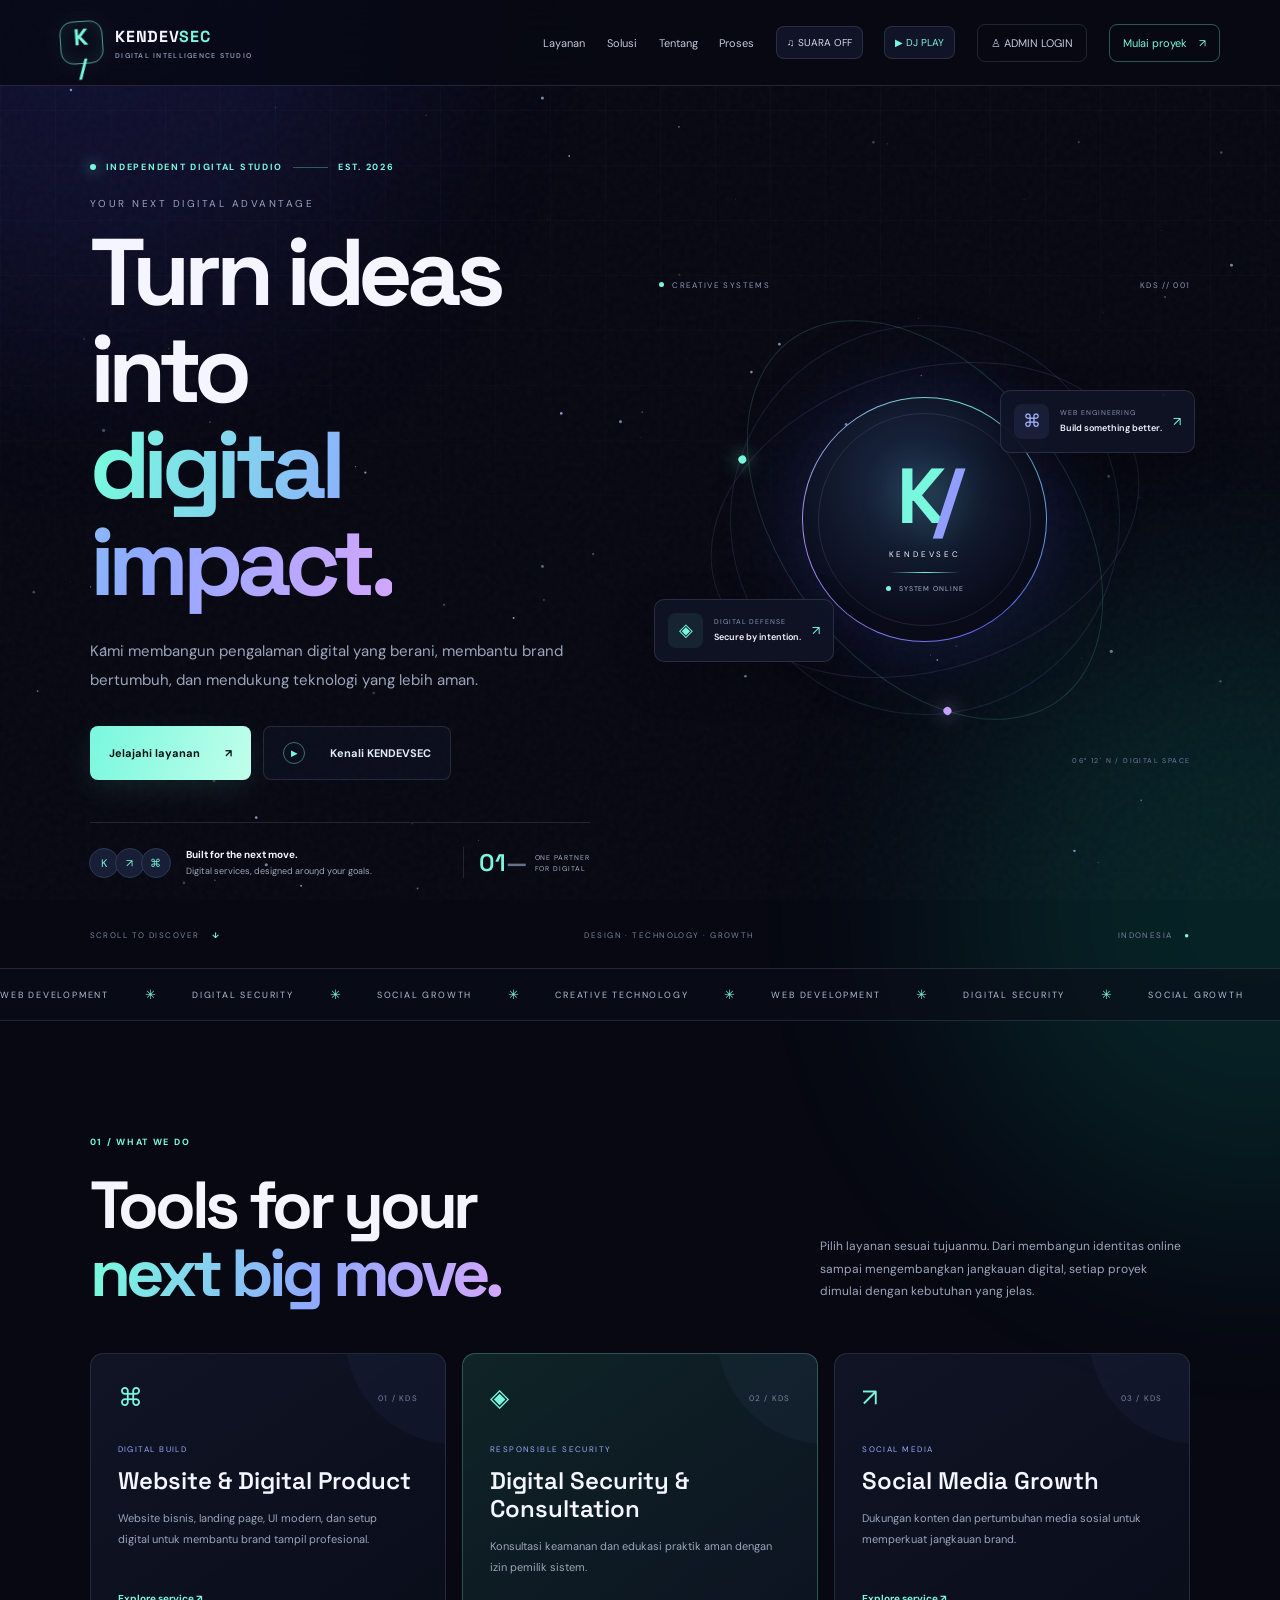
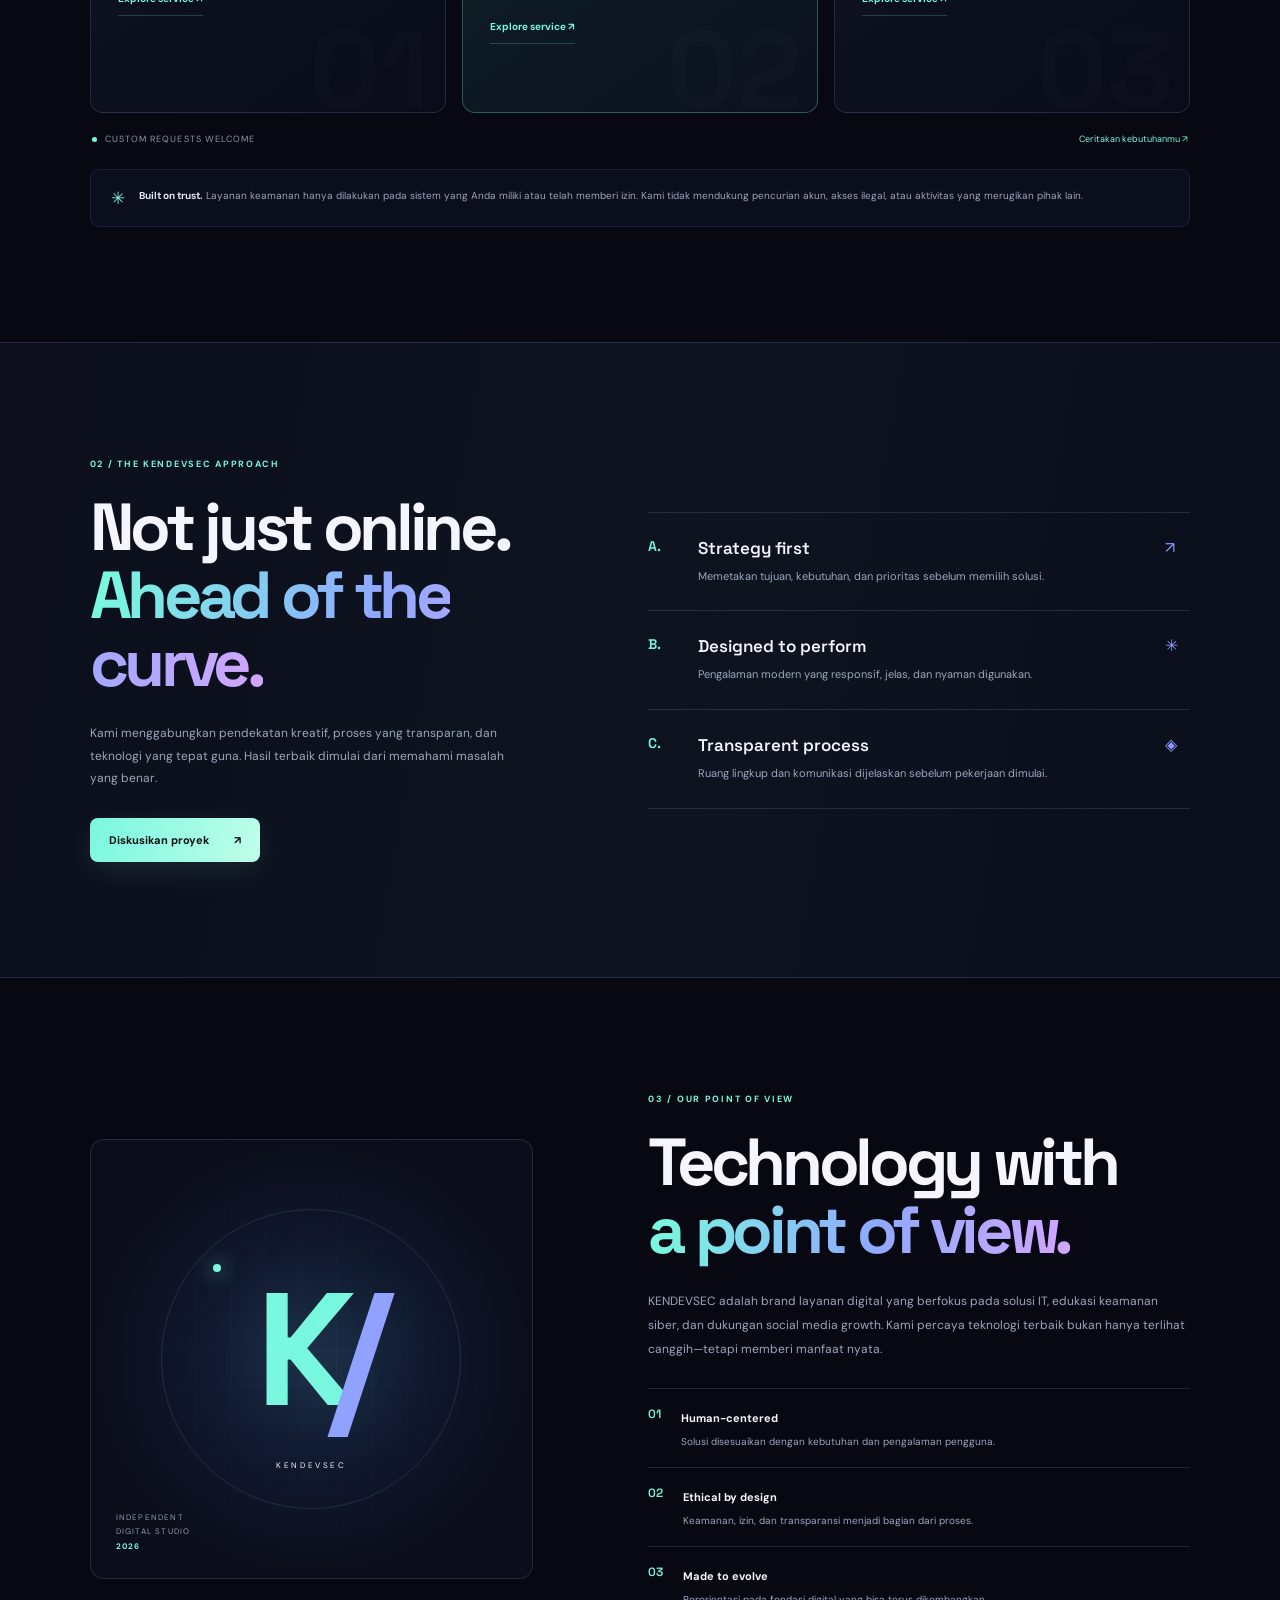
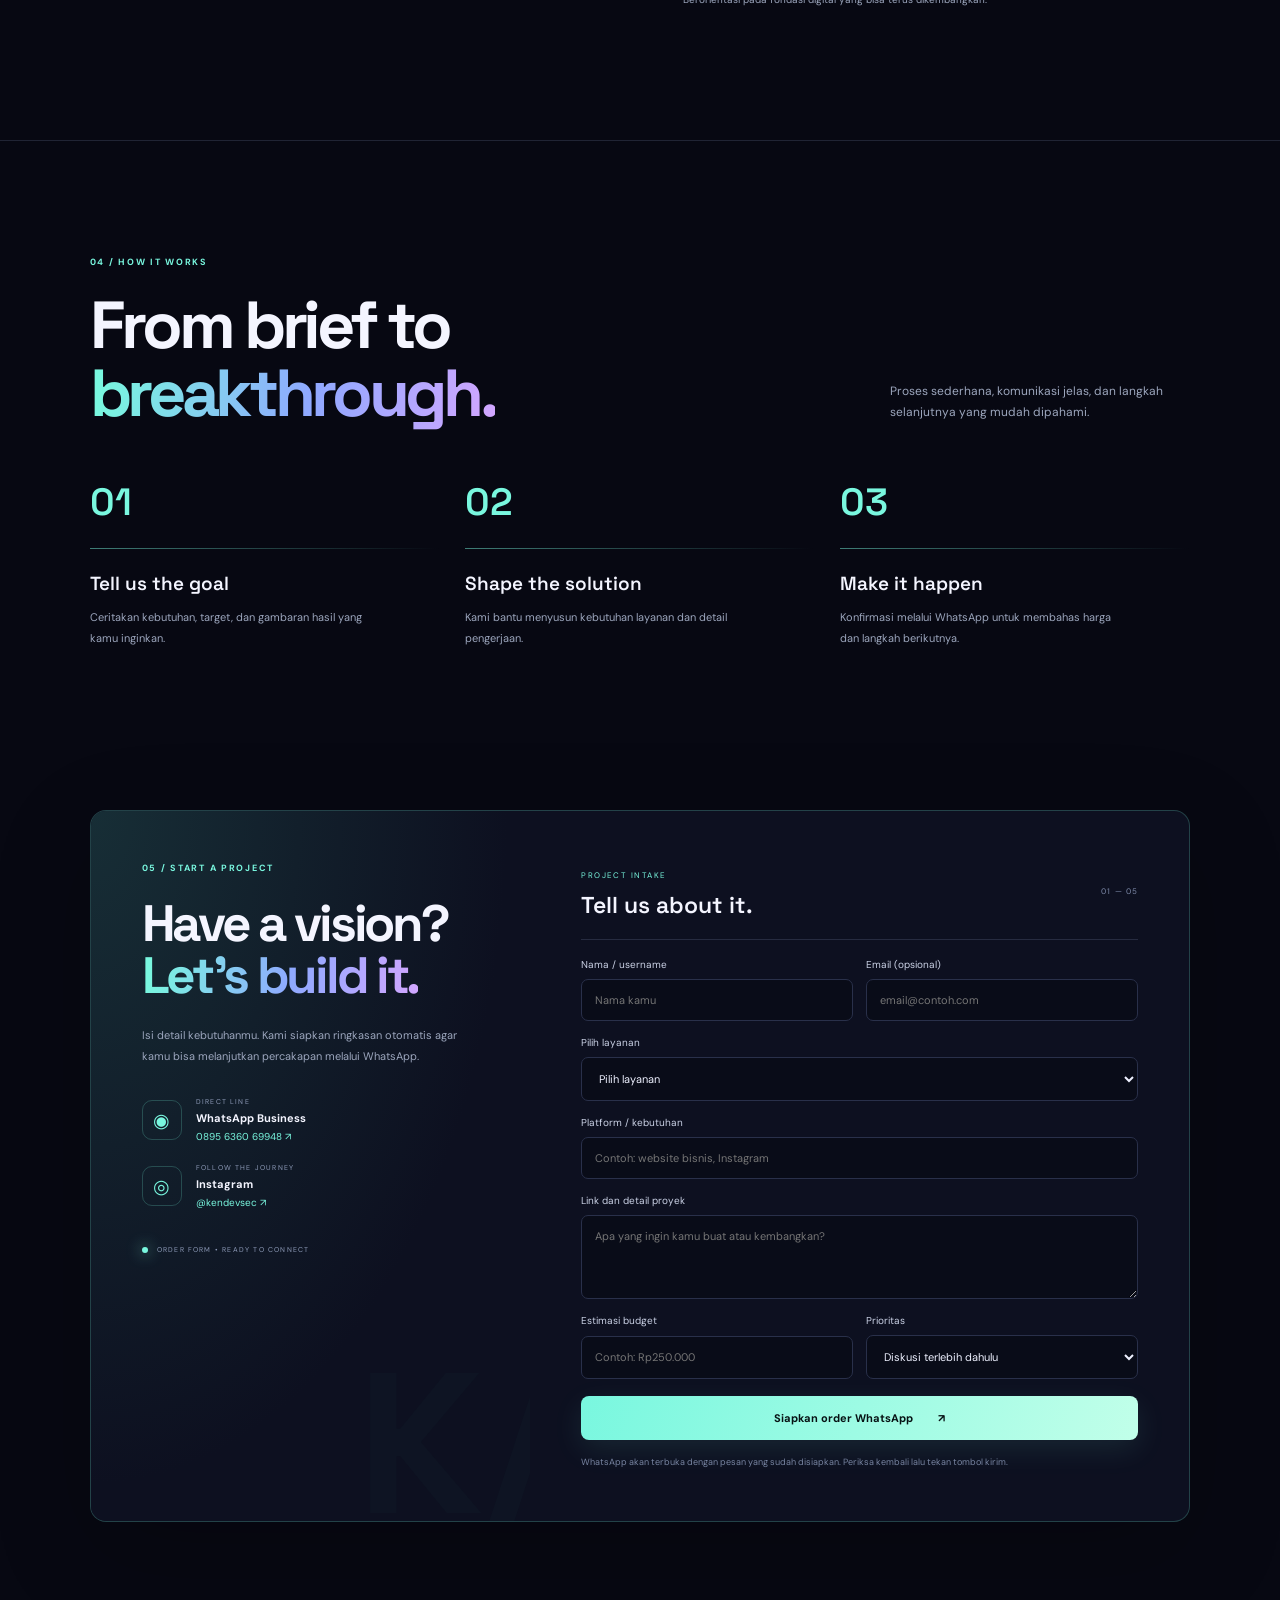
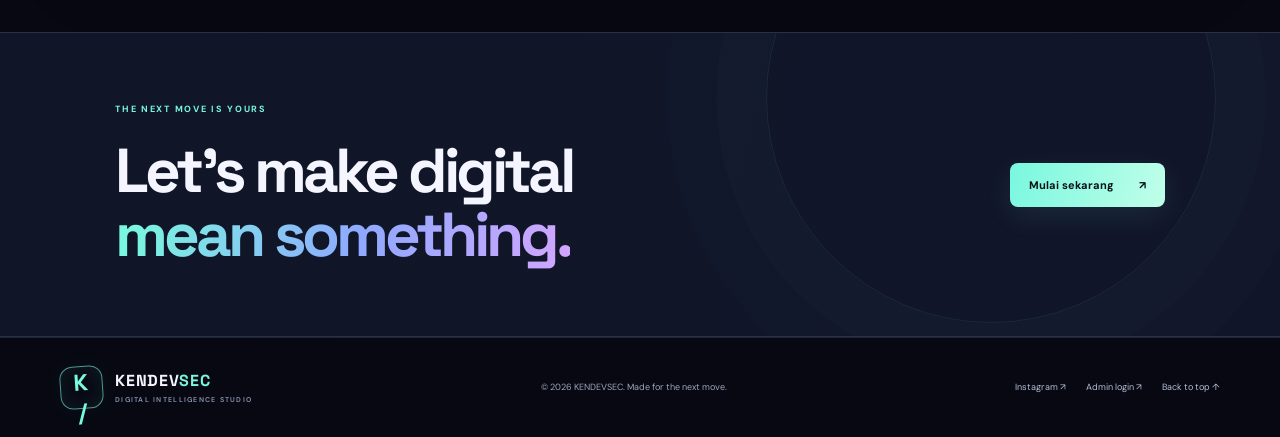
<file: index.html>
<!doctype html>
<html lang="id">
<head>
<meta charset="utf-8"><meta name="viewport" content="width=device-width,initial-scale=1"><meta name="theme-color" content="#070812">
<meta name="description" content="KENDEVSEC — digital studio untuk layanan IT, solusi keamanan digital, website, dan social media growth.">
<title>KENDEVSEC — The Digital Frontier</title>
<link rel="preconnect" href="https://fonts.googleapis.com"><link rel="preconnect" href="https://fonts.gstatic.com" crossorigin>
<link href="https://fonts.googleapis.com/css2?family=DM+Sans:wght@400;500;600;700&family=Space+Grotesk:wght@400;500;600;700&display=swap" rel="stylesheet"><link rel="stylesheet" href="styles.css">
</head>
<body>
<canvas id="starfield" aria-hidden="true"></canvas><div class="aurora aurora-one"></div><div class="aurora aurora-two"></div><div class="grain"></div>
<header class="topbar"><a class="brand" href="#home" aria-label="KENDEVSEC beranda"><span class="brand-mark">K<span>/</span></span><span class="brand-word">KENDEV<span>SEC</span><small>DIGITAL INTELLIGENCE STUDIO</small></span></a>
<button class="menu-toggle" id="menuToggle" aria-label="Buka menu" aria-expanded="false">☰</button><nav id="nav"><a href="#services">Layanan</a><a href="#solutions">Solusi</a><a href="#about">Tentang</a><a href="#process">Proses</a><button class="sound-btn" id="soundToggle" type="button">♫ SUARA OFF</button><button class="sound-btn dj-btn" id="djToggle" type="button">▶ DJ PLAY</button><a class="admin-link" href="admin.html">♙ ADMIN LOGIN</a><a class="nav-cta" href="#order">Mulai proyek <span>↗</span></a></nav></header>
<main>
<section class="hero section" id="home"><div class="hero-copy"><div class="eyebrow"><span class="live-dot"></span> INDEPENDENT DIGITAL STUDIO <span class="eyebrow-line"></span> EST. 2026</div><div class="hero-kicker">YOUR NEXT DIGITAL ADVANTAGE</div><h1>Turn ideas into<br><span class="gradient-text">digital impact.</span></h1><p class="hero-lead">Kami membangun pengalaman digital yang berani, membantu brand bertumbuh, dan mendukung teknologi yang lebih aman.</p><div class="hero-actions"><a class="button primary" href="#services">Jelajahi layanan <span>↗</span></a><a class="button ghost" href="#about"><span class="play-circle">▶</span> Kenali KENDEVSEC</a></div><div class="hero-proof"><div class="proof-icon-stack"><i>K</i><i>↗</i><i>⌘</i></div><p><strong>Built for the next move.</strong><span>Digital services, designed around your goals.</span></p><div class="proof-divider"></div><div class="proof-stat"><strong>01<span>—</span></strong><small>ONE PARTNER<br>FOR DIGITAL</small></div></div></div>
<div class="hero-stage"><div class="stage-label label-left"><span class="label-dot"></span> CREATIVE SYSTEMS</div><div class="stage-label label-right">KDS // 001</div><div class="portal-ring ring-a"></div><div class="portal-ring ring-b"></div><div class="portal-ring ring-c"></div><div class="stage-orb"><div class="orb-inner"><div class="orb-logo">K<span>/</span></div><div class="orb-caption">KENDEVSEC</div><div class="orb-line"></div><div class="orb-status"><i></i> SYSTEM ONLINE</div></div></div><div class="floating-panel panel-a"><span class="mini-icon">⌘</span><div><small>WEB ENGINEERING</small><strong>Build something better.</strong></div><span class="panel-arrow">↗</span></div><div class="floating-panel panel-b"><span class="mini-icon green">◈</span><div><small>DIGITAL DEFENSE</small><strong>Secure by intention.</strong></div><span class="panel-arrow">↗</span></div><div class="stage-coordinate">06° 12' N / DIGITAL SPACE</div></div><div class="hero-bottom"><span>SCROLL TO DISCOVER <b>↓</b></span><span>DESIGN · TECHNOLOGY · GROWTH</span><span>INDONESIA <i>●</i></span></div></section>
<section class="ticker" aria-label="Keahlian"><div class="ticker-track"><span>WEB DEVELOPMENT</span><i>✳</i><span>DIGITAL SECURITY</span><i>✳</i><span>SOCIAL GROWTH</span><i>✳</i><span>CREATIVE TECHNOLOGY</span><i>✳</i><span>WEB DEVELOPMENT</span><i>✳</i><span>DIGITAL SECURITY</span><i>✳</i><span>SOCIAL GROWTH</span><i>✳</i><span>CREATIVE TECHNOLOGY</span><i>✳</i></div></section>
<section class="section services-section" id="services"><div class="section-heading"><div><div class="eyebrow">01 / WHAT WE DO</div><h2>Tools for your<br><span class="gradient-text">next big move.</span></h2></div><p class="section-intro">Pilih layanan sesuai tujuanmu. Dari membangun identitas online sampai mengembangkan jangkauan digital, setiap proyek dimulai dengan kebutuhan yang jelas.</p></div><div class="service-grid" id="serviceGrid"><article class="service-card"><div class="card-top"><span class="service-icon">⌘</span><span class="card-index">01 / IT</span></div><div class="tag">DIGITAL BUILD</div><h3>Website &<br>Digital Product</h3><p>Website bisnis, landing page, UI modern, dan setup digital untuk membantu brand tampil profesional.</p><button class="text-link" data-order="Website & Digital Product">Explore service <span>↗</span></button><div class="card-watermark">01</div></article><article class="service-card featured"><div class="card-top"><span class="service-icon">◈</span><span class="card-index">02 / SEC</span></div><div class="tag">RESPONSIBLE SECURITY</div><h3>Digital Security<br>& Consultation</h3><p>Konsultasi keamanan, pemeriksaan dasar, dan edukasi praktik aman dengan izin pemilik sistem.</p><button class="text-link" data-order="Digital Security & Consultation">Explore service <span>↗</span></button><div class="card-watermark">02</div></article><article class="service-card"><div class="card-top"><span class="service-icon">↗</span><span class="card-index">03 / GROW</span></div><div class="tag">SOCIAL MEDIA</div><h3>Social Media<br>Growth</h3><p>Dukungan konten dan pertumbuhan media sosial untuk memperkuat jangkauan serta konsistensi brand.</p><button class="text-link" data-order="Social Media Growth">Explore service <span>↗</span></button><div class="card-watermark">03</div></article></div><div class="service-foot"><span><i></i> CUSTOM REQUESTS WELCOME</span><a href="#order">Ceritakan kebutuhanmu ↗</a></div><div class="note-box"><span>✳</span><p><strong>Built on trust.</strong> Layanan keamanan hanya dilakukan pada sistem yang Anda miliki atau telah memberi izin. Kami tidak mendukung pencurian akun, akses ilegal, atau aktivitas yang merugikan pihak lain.</p></div></section>
<section class="solutions-section" id="solutions"><div class="section solution-layout"><div class="solution-copy"><div class="eyebrow">02 / THE KENDEVSEC APPROACH</div><h2>Not just online.<br><span class="gradient-text">Ahead of the curve.</span></h2><p>Kami menggabungkan pendekatan kreatif, proses yang transparan, dan teknologi yang tepat guna. Hasil terbaik dimulai dari memahami masalah yang benar.</p><a href="#order" class="button primary">Diskusikan proyek <span>↗</span></a></div><div class="solution-list"><article><span class="solution-number">A.</span><div><h3>Strategy first</h3><p>Memetakan tujuan, kebutuhan, dan prioritas sebelum memilih solusi.</p></div><span class="solution-symbol">↗</span></article><article><span class="solution-number">B.</span><div><h3>Designed to perform</h3><p>Pengalaman modern yang responsif, jelas, dan nyaman digunakan.</p></div><span class="solution-symbol">✳</span></article><article><span class="solution-number">C.</span><div><h3>Transparent process</h3><p>Ruang lingkup dan komunikasi dijelaskan sebelum pekerjaan dimulai.</p></div><span class="solution-symbol">◈</span></article></div></div></section>
<section class="section about-section" id="about"><div class="about-visual"><div class="about-grid"></div><div class="about-emblem"><span>K<span>/</span></span><small>KENDEVSEC</small></div><div class="about-stamp">INDEPENDENT<br>DIGITAL STUDIO<br><b>2026</b></div><div class="about-orbit"></div></div><div class="about-copy"><div class="eyebrow">03 / OUR POINT OF VIEW</div><h2>Technology with<br><span class="gradient-text">a point of view.</span></h2><p>KENDEVSEC adalah brand layanan digital yang berfokus pada solusi IT, edukasi keamanan siber, dan dukungan social media growth. Kami percaya teknologi terbaik bukan hanya terlihat canggih—tetapi memberi manfaat nyata.</p><div class="values"><div><span>01</span><div><strong>Human-centered</strong><p>Solusi disesuaikan dengan kebutuhan dan pengalaman pengguna.</p></div></div><div><span>02</span><div><strong>Ethical by design</strong><p>Keamanan, izin, dan transparansi menjadi bagian dari proses.</p></div></div><div><span>03</span><div><strong>Made to evolve</strong><p>Berorientasi pada fondasi digital yang bisa terus dikembangkan.</p></div></div></div></div></section>
<section class="section process-section" id="process"><div class="process-head"><div><div class="eyebrow">04 / HOW IT WORKS</div><h2>From brief to<br><span class="gradient-text">breakthrough.</span></h2></div><p>Proses sederhana, komunikasi jelas, dan langkah selanjutnya yang mudah dipahami.</p></div><div class="process-grid"><article><div class="process-number">01</div><div class="process-line"></div><h3>Tell us the goal</h3><p>Ceritakan kebutuhan, target, dan gambaran hasil yang kamu inginkan.</p></article><article><div class="process-number">02</div><div class="process-line"></div><h3>Shape the solution</h3><p>Kami bantu menyusun kebutuhan layanan dan detail pengerjaan.</p></article><article><div class="process-number">03</div><div class="process-line"></div><h3>Make it happen</h3><p>Konfirmasi melalui WhatsApp untuk membahas harga dan langkah berikutnya.</p></article></div></section>
<section class="section order-section" id="order"><div class="order-shell"><div class="order-aside"><div class="eyebrow">05 / START A PROJECT</div><h2>Have a vision?<br><span class="gradient-text">Let's build it.</span></h2><p>Isi detail kebutuhanmu. Kami siapkan ringkasan otomatis agar kamu bisa melanjutkan percakapan melalui WhatsApp.</p><div class="contact-card"><span class="contact-icon">◉</span><div><small>DIRECT LINE</small><strong>WhatsApp Business</strong><a href="https://wa.me/62895636069948" target="_blank" rel="noopener">0895 6360 69948 ↗</a></div></div><div class="contact-card"><span class="contact-icon">◎</span><div><small>FOLLOW THE JOURNEY</small><strong>Instagram</strong><a href="https://instagram.com/kendevsec" target="_blank" rel="noopener">@kendevsec ↗</a></div></div><div class="response-note"><span class="live-dot"></span> ORDER FORM • READY TO CONNECT</div></div><form id="orderForm" class="order-form"><div class="form-title"><div><small>PROJECT INTAKE</small><h3>Tell us about it.</h3></div><span>01 — 05</span></div><div class="form-row"><label>Nama / username<input name="name" required maxlength="80" placeholder="Nama kamu"></label><label>Email (opsional)<input type="email" name="email" maxlength="120" placeholder="email@contoh.com"></label></div><label>Pilih layanan<select name="service" id="orderService" required><option value="">Pilih layanan</option><option>Website & Digital Product</option><option>Digital Security & Consultation</option><option>Social Media Growth</option></select></label><label>Platform / kebutuhan<input name="platform" required maxlength="120" placeholder="Contoh: website bisnis, Instagram"></label><label>Link dan detail proyek<textarea name="details" required rows="4" maxlength="700" placeholder="Apa yang ingin kamu buat atau kembangkan?"></textarea></label><div class="form-row"><label>Estimasi budget<input name="budget" maxlength="60" placeholder="Contoh: Rp250.000"></label><label>Prioritas<select name="priority"><option>Diskusi terlebih dahulu</option><option>Secepatnya</option><option>Dalam 1 minggu</option><option>Dalam 1 bulan</option></select></label></div><button class="button primary submit-button" type="submit">Siapkan order WhatsApp <span>↗</span></button><small class="form-disclaimer">WhatsApp akan terbuka dengan pesan yang sudah disiapkan. Periksa kembali lalu tekan tombol kirim.</small></form></div></section>
<section class="final-cta"><div><div class="eyebrow">THE NEXT MOVE IS YOURS</div><h2>Let's make digital<br><span class="gradient-text">mean something.</span></h2></div><a href="#order" class="button primary">Mulai sekarang <span>↗</span></a><div class="cta-orbit"></div></section>
</main><footer><a class="brand" href="#home"><span class="brand-mark">K<span>/</span></span><span class="brand-word">KENDEV<span>SEC</span><small>DIGITAL INTELLIGENCE STUDIO</small></span></a><p>© <span id="year"></span> KENDEVSEC. Made for the next move.</p><div class="footer-links"><a href="https://instagram.com/kendevsec" target="_blank" rel="noopener">Instagram ↗</a><a href="admin.html">Admin login ↗</a><a href="#home">Back to top ↑</a></div></footer>
<audio id="djAudio" preload="metadata" loop playsinline><source src="assets/dj-intro.mp3" type="audio/mpeg"></audio><div class="toast" id="toast" role="status" aria-live="polite"></div><script type="module" src="app.js"></script></body></html>
</file>
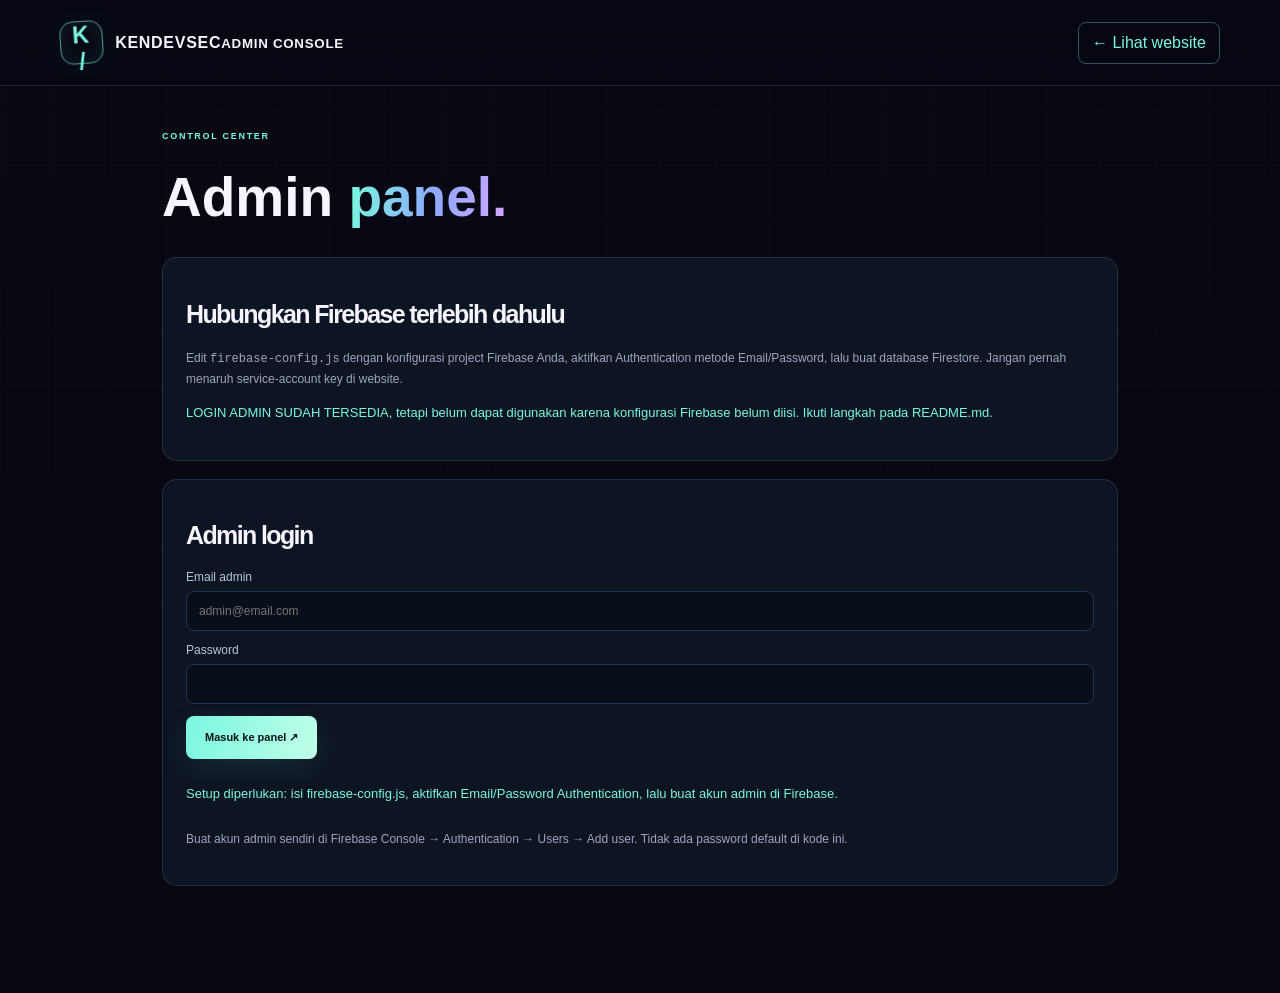
<file: admin.html>
<!doctype html><html lang="id"><head><meta charset="utf-8"><meta name="viewport" content="width=device-width,initial-scale=1"><meta name="theme-color" content="#070b14"><title>Admin | KENDEVSEC</title><link rel="stylesheet" href="styles.css"><style>
.admin-wrap{max-width:1000px;margin:auto;padding:45px 22px 90px}.admin-head{display:flex;justify-content:space-between;align-items:center;gap:15px;margin-bottom:28px}.admin-card{background:#0d1422;border:1px solid var(--line);border-radius:15px;padding:23px;margin-bottom:18px}.admin-card h2{font-size:25px}.admin-form{display:grid;gap:12px}.admin-form label{display:grid;gap:7px;color:#b9c7d8;font-size:12px}.admin-form input,.admin-form textarea,.admin-form select{width:100%;background:#080f1b;border:1px solid #243349;color:#eef5ff;padding:12px;border-radius:8px}.admin-form button{justify-self:start}.admin-grid{display:grid;grid-template-columns:1fr 1fr;gap:15px}.service-row{border-top:1px solid var(--line);padding:13px 0;display:flex;justify-content:space-between;gap:12px;align-items:center}.service-row p{font-size:12px;color:var(--muted);margin:5px 0}.danger{background:#3a1821;border:1px solid #7d2f43;color:#ffb6c4;border-radius:8px;padding:9px 12px;cursor:pointer}.hidden{display:none!important}.admin-message{color:var(--cyan);font-size:13px;line-height:1.6}.admin-note{font-size:12px;color:var(--muted);line-height:1.7}@media(max-width:650px){.admin-grid{grid-template-columns:1fr}.admin-head{align-items:flex-start;flex-direction:column}.admin-card{padding:17px}}
</style></head><body><header class="topbar"><a class="brand" href="index.html"><span class="brand-mark">K<span>/</span></span><span>KENDEV<span class="accent">SEC</span><small>ADMIN CONSOLE</small></span></a><a class="nav-cta" href="index.html">← Lihat website</a></header><main class="admin-wrap"><div class="admin-head"><div><div class="eyebrow">CONTROL CENTER</div><h1 style="font-size:clamp(35px,5vw,55px);margin:0">Admin <span class="gradient-text">panel.</span></h1></div><button id="logout" class="button secondary hidden">Keluar</button></div>
<section class="admin-card" id="setupNotice"><h2>Hubungkan Firebase terlebih dahulu</h2><p class="admin-note">Edit <code>firebase-config.js</code> dengan konfigurasi project Firebase Anda, aktifkan Authentication metode Email/Password, lalu buat database Firestore. Jangan pernah menaruh service-account key di website.</p><p class="admin-message" id="status">Memeriksa konfigurasi…</p></section>
<section class="admin-card" id="loginCard"><h2>Admin login</h2><form id="loginForm" class="admin-form"><label>Email admin<input type="email" name="email" required autocomplete="username" placeholder="admin@email.com"></label><label>Password<input type="password" name="password" required autocomplete="current-password" minlength="6"></label><button class="button primary" type="submit">Masuk ke panel ↗</button><p id="loginMsg" class="admin-message"></p></form><p class="admin-note">Buat akun admin sendiri di Firebase Console → Authentication → Users → Add user. Tidak ada password default di kode ini.</p></section>
<div id="dashboard" class="hidden"><section class="admin-card"><h2>Pengaturan website</h2><form id="settingsForm" class="admin-form"><div class="admin-grid"><label>Nama brand<input name="brandName" value="KENDEVSEC"></label><label>Nomor WhatsApp (format internasional)<input name="whatsapp" value="62895636069948"></label></div><label>Pesan maintenance<textarea name="maintenanceMessage" rows="2">Website sedang dalam pemeliharaan. Silakan kembali beberapa saat lagi.</textarea></label><label><span><input type="checkbox" name="maintenance" style="width:auto"> Aktifkan maintenance mode (website publik akan menampilkan pesan maintenance)</span></label><button class="button primary" type="submit">Simpan pengaturan</button><p id="settingsMsg" class="admin-message"></p></form></section>
<section class="admin-card"><h2>Tambah / edit layanan</h2><form id="serviceForm" class="admin-form"><input type="hidden" name="id"><div class="admin-grid"><label>Nama layanan<input name="name" required maxlength="80"></label><label>Kategori<input name="category" maxlength="60" placeholder="IT SERVICES"></label></div><div class="admin-grid"><label>Ikon singkat<input name="icon" maxlength="5" placeholder="⌘"></label><label><span><input type="checkbox" name="active" checked style="width:auto"> Tampilkan layanan</span></label></div><label>Deskripsi<textarea name="description" rows="3" required maxlength="400"></textarea></label><div style="display:flex;gap:10px;flex-wrap:wrap"><button class="button primary" type="submit">Simpan layanan</button><button class="button secondary" type="button" id="cancelEdit">Batal edit</button></div><p id="serviceMsg" class="admin-message"></p></form><div id="serviceList"></div></section></div></main><script type="module" src="admin.js"></script></body></html>
</file>
<file: styles.css>
:root{--bg:#070812;--panel:#0d1020;--panel2:#12182a;--text:#f4f5ff;--muted:#9ca6bd;--line:rgba(166,183,230,.16);--cyan:#79f7df;--blue:#8198ff;--violet:#c5a2ff;--font:'DM Sans',sans-serif;--display:'Space Grotesk',sans-serif}*{box-sizing:border-box}html{scroll-behavior:smooth;scroll-padding-top:95px}body{margin:0;background:var(--bg);color:var(--text);font-family:var(--font);overflow-x:hidden}body:before{content:"";position:fixed;inset:0;pointer-events:none;z-index:-3;background-image:linear-gradient(rgba(132,151,211,.045) 1px,transparent 1px),linear-gradient(90deg,rgba(132,151,211,.045) 1px,transparent 1px);background-size:55px 55px;mask-image:linear-gradient(to bottom,#000,transparent 90%)}#starfield{position:fixed;inset:0;width:100%;height:100%;z-index:-2;pointer-events:none}.aurora{position:fixed;width:48vw;height:48vw;min-width:360px;min-height:360px;filter:blur(110px);opacity:.12;pointer-events:none;z-index:-2;border-radius:50%;animation:auroraDrift 18s ease-in-out infinite alternate}.aurora-one{background:#514aff;top:-22vw;left:-17vw}.aurora-two{background:#00dcb5;right:-22vw;bottom:-25vw;animation-delay:-8s}.grain{position:fixed;inset:0;z-index:-1;pointer-events:none;opacity:.045;background-image:url("data:image/svg+xml,%3Csvg viewBox='0 0 180 180' xmlns='http://www.w3.org/2000/svg'%3E%3Cfilter id='n'%3E%3CfeTurbulence type='fractalNoise' baseFrequency='.85' numOctaves='3' stitchTiles='stitch'/%3E%3C/filter%3E%3Crect width='100%25' height='100%25' filter='url(%23n)' opacity='.7'/%3E%3C/svg%3E")}@keyframes auroraDrift{to{transform:translate(7vw,5vw) scale(1.15)}}a{color:inherit;text-decoration:none}button,input,textarea,select{font:inherit}.topbar{height:86px;display:flex;align-items:center;justify-content:space-between;padding:0 max(4.7vw,22px);border-bottom:1px solid var(--line);background:rgba(7,8,18,.78);backdrop-filter:blur(22px);position:sticky;top:0;z-index:20}.brand{display:flex;align-items:center;gap:12px;font-family:var(--display);font-weight:700;letter-spacing:.045em;font-size:16px;flex-shrink:0}.brand-mark{width:43px;height:43px;display:grid;place-items:center;border:1px solid #79f7df9c;border-radius:13px;color:var(--cyan);font-size:23px;box-shadow:inset 0 0 22px #79f7df16,0 0 22px #79f7df0c;transform:rotate(-4deg)}.brand-mark span,.brand-word>span{color:var(--cyan)}.brand-word small{display:block;color:#8b96b2;font:600 7px var(--font);letter-spacing:.18em;margin-top:4px}.topbar nav{display:flex;align-items:center;gap:clamp(12px,1.7vw,25px);font-size:11px;color:#c3c9dc}.topbar nav>a:not(.nav-cta):not(.admin-link):hover,.footer-links a:hover{color:var(--cyan)}.nav-cta,.admin-link{padding:11px 13px;border:1px solid #79f7df55;border-radius:8px;color:var(--cyan);white-space:nowrap}.nav-cta span{margin-left:9px}.admin-link{border-color:var(--line);color:#c4cbe0}.sound-btn,.menu-toggle{border:1px solid var(--line);border-radius:8px;padding:9px 10px;background:#111426;color:#d3daec;cursor:pointer;font-size:10px;white-space:nowrap}.dj-btn{color:var(--cyan)}.menu-toggle{display:none}.section{padding:115px max(7vw,24px);max-width:1600px;margin:auto}.hero{min-height:790px;display:grid;grid-template-columns:1fr 1fr;align-items:center;gap:3vw;position:relative;padding-top:75px;padding-bottom:90px}.hero-copy{position:relative;z-index:3}.eyebrow{font-size:9px;letter-spacing:.19em;font-weight:700;color:var(--cyan);display:flex;align-items:center;gap:10px;margin-bottom:24px}.live-dot{width:6px;height:6px;border-radius:50%;background:var(--cyan);box-shadow:0 0 15px var(--cyan);animation:blink 1.7s infinite}.eyebrow-line{height:1px;width:35px;background:#79f7df55}.hero-kicker{font-size:10px;letter-spacing:.25em;color:#9aa4c1;margin-bottom:15px}.hero h1,h2{font-family:var(--display);letter-spacing:-.065em;line-height:1.02}.hero h1{font-size:clamp(54px,7.4vw,105px);margin:0 0 26px}.gradient-text{background:linear-gradient(100deg,#79f7df 4%,#8fa9ff 54%,#d3a6ff 100%);-webkit-background-clip:text;background-clip:text;color:transparent}.hero-lead{color:var(--muted);font-size:15px;line-height:1.9;max-width:490px}.hero-actions{display:flex;gap:12px;flex-wrap:wrap;margin:32px 0 42px}.button{display:inline-flex;align-items:center;justify-content:center;gap:25px;border:0;border-radius:8px;padding:15px 19px;font-weight:700;font-size:11px;cursor:pointer;transition:transform .25s,box-shadow .25s,border-color .25s}.button:hover{transform:translateY(-3px)}.primary{color:#071214;background:linear-gradient(110deg,var(--cyan),#c1ffe9);box-shadow:0 9px 30px #79f7df19}.primary:hover{box-shadow:0 12px 38px #79f7df38}.ghost{border:1px solid var(--line);background:#11142680;color:#e5e9f8}.play-circle{display:grid;place-items:center;width:22px;height:22px;border:1px solid #79f7df6b;border-radius:50%;font-size:8px;color:var(--cyan)}.hero-proof{display:flex;align-items:center;gap:15px;padding-top:24px;border-top:1px solid var(--line);max-width:500px}.proof-icon-stack{display:flex;padding-left:3px}.proof-icon-stack i{font-style:normal;width:30px;height:30px;border-radius:50%;display:grid;place-items:center;margin-left:-4px;background:#171e35;border:1px solid #2d3a59;color:var(--cyan);font-size:11px}.hero-proof p{display:flex;flex-direction:column;gap:4px;margin:0}.hero-proof p strong{font-size:10px}.hero-proof p span{font-size:9px;color:var(--muted)}.proof-divider{height:31px;width:1px;background:var(--line);margin-left:auto}.proof-stat{display:flex;align-items:center;gap:8px}.proof-stat strong{font:600 24px var(--display);color:var(--cyan)}.proof-stat strong span{color:#65718d}.proof-stat small{font-size:7px;letter-spacing:.13em;color:#a3aec7;line-height:1.6}.hero-stage{height:520px;position:relative;display:grid;place-items:center;isolation:isolate}.hero-stage:before{content:"";position:absolute;width:75%;height:75%;border-radius:50%;background:radial-gradient(circle,#423f9e2b 0%,#162a4920 45%,transparent 70%);filter:blur(18px)}.stage-label{position:absolute;top:20px;font-size:8px;letter-spacing:.17em;color:#8b98b8}.label-left{left:0;display:flex;align-items:center;gap:8px}.label-dot{width:5px;height:5px;background:var(--cyan);border-radius:50%}.label-right{right:0}.portal-ring{position:absolute;border:1px solid #8295ff24;border-radius:50%;transform:rotate(-25deg);width:390px;height:390px}.ring-a{animation:orbitA 22s linear infinite}.ring-a:before,.ring-b:after{content:"";position:absolute;width:8px;height:8px;border-radius:50%;background:var(--cyan);box-shadow:0 0 18px var(--cyan);top:15%;left:13%}.ring-b{width:450px;height:290px;border-color:#79f7df28;transform:rotate(53deg);animation:orbitB 28s linear infinite}.ring-b:after{top:auto;left:auto;right:12%;bottom:15%;background:var(--violet);box-shadow:0 0 18px var(--violet)}.ring-c{width:300px;height:440px;border-color:#c5a2ff20;transform:rotate(72deg);animation:orbitA 32s linear infinite reverse}.stage-orb{width:245px;height:245px;border-radius:50%;padding:1px;background:conic-gradient(from 20deg,#79f7df,#6377ff,#bd8fff,#79f7df);box-shadow:0 0 65px #6c7aff1c,0 0 130px #6e4fff10;animation:orbFloat 6s ease-in-out infinite}.orb-inner{height:100%;width:100%;border-radius:50%;background:radial-gradient(circle at 45% 35%,#1c2b47,#090b19 68%);display:flex;flex-direction:column;align-items:center;justify-content:center;position:relative;overflow:hidden}.orb-inner:before{content:"";position:absolute;inset:15px;border:1px solid #a8b7ff22;border-radius:50%}.orb-logo{font:700 78px var(--display);letter-spacing:-.15em;color:var(--cyan);text-shadow:0 0 40px #79f7df44;z-index:1}.orb-logo span{color:#929eff}.orb-caption{font-size:8px;letter-spacing:.35em;margin:3px 0 13px;z-index:1}.orb-line{height:1px;width:70px;background:linear-gradient(90deg,transparent,var(--cyan),transparent);margin-bottom:11px}.orb-status{font-size:7px;letter-spacing:.13em;color:#a8b7d0}.orb-status i{display:inline-block;width:5px;height:5px;border-radius:50%;background:var(--cyan);margin-right:5px}.floating-panel{position:absolute;z-index:2;display:flex;align-items:center;gap:11px;padding:13px;background:#101426d9;border:1px solid #a6b7e629;border-radius:10px;backdrop-filter:blur(14px);box-shadow:0 16px 40px #0004;animation:panelFloat 5s ease-in-out infinite}.floating-panel>div{display:flex;flex-direction:column;gap:5px}.mini-icon{display:grid;place-items:center;width:35px;height:35px;border-radius:8px;background:#8298ff17;color:#a5b5ff;font-size:18px}.mini-icon.green{color:var(--cyan);background:#79f7df13}.floating-panel small{font-size:7px;letter-spacing:.13em;color:#8995b1}.floating-panel strong{font-size:9px;font-weight:600}.panel-arrow{color:var(--cyan);font-size:13px}.panel-a{top:130px;right:-5px}.panel-b{bottom:118px;left:-5px;animation-delay:-2s}.stage-coordinate{position:absolute;bottom:15px;right:0;color:#727d9a;font-size:7px;letter-spacing:.2em}.hero-bottom{position:absolute;bottom:28px;left:7vw;right:7vw;display:flex;justify-content:space-between;color:#77829f;font-size:8px;letter-spacing:.18em}.hero-bottom b{color:var(--cyan);margin-left:9px}.hero-bottom i{font-style:normal;color:var(--cyan);margin-left:8px}@keyframes orbitA{to{transform:rotate(335deg)}}@keyframes orbitB{to{transform:rotate(413deg)}}@keyframes orbFloat{50%{transform:translateY(-12px) scale(1.025)}}@keyframes panelFloat{50%{transform:translateY(-7px)}}@keyframes blink{50%{opacity:.3}}.ticker{overflow:hidden;border-block:1px solid var(--line);background:#0b0e1a9c;padding:17px 0}.ticker-track{display:flex;align-items:center;justify-content:space-around;gap:36px;min-width:900px;animation:ticker 35s linear infinite}.ticker span{font-size:9px;letter-spacing:.2em;color:#b3bdd5;white-space:nowrap}.ticker i{font-style:normal;color:var(--cyan);font-size:13px}@keyframes ticker{to{transform:translateX(-18%)}}.section-heading{display:flex;align-items:end;justify-content:space-between;gap:40px;margin-bottom:45px}.section-heading h2,.solution-copy h2,.about-copy h2,.process-head h2,.order-aside h2,.final-cta h2{font-size:clamp(39px,5.2vw,70px);margin:0}.section-intro{max-width:370px;color:var(--muted);font-size:12px;line-height:1.9;margin-bottom:5px}.service-grid{display:grid;grid-template-columns:repeat(3,1fr);gap:16px}.service-card{position:relative;min-height:360px;padding:27px;border:1px solid var(--line);border-radius:13px;background:linear-gradient(145deg,#121629d9,#0a0d19e8);overflow:hidden;transition:transform .3s,border-color .3s,background .3s}.service-card:before{content:"";position:absolute;width:220px;height:220px;right:-120px;top:-130px;border-radius:50%;background:#7a8cff0c;transition:transform .5s}.service-card:hover{transform:translateY(-8px);border-color:#79f7df66;background:linear-gradient(145deg,#151c32,#0a0d19)}.service-card:hover:before{transform:scale(1.5)}.service-card.featured{border-color:#79f7df47;background:linear-gradient(145deg,#112a2bd9,#0c1020)}.card-top{display:flex;align-items:center;justify-content:space-between;margin-bottom:30px}.service-icon{font-size:25px;color:var(--cyan)}.card-index{font-size:8px;letter-spacing:.15em;color:#7683a4}.tag{font-size:8px;letter-spacing:.18em;color:#9baaff}.service-card h3{font:600 24px/1.17 var(--display);margin:13px 0}.service-card p{font-size:11px;line-height:1.9;color:var(--muted);max-width:290px;min-height:63px}.text-link{display:flex;align-items:center;gap:20px;background:none;border:0;border-bottom:1px solid #79f7df36;padding:10px 0;color:var(--cyan);cursor:pointer;font-size:10px;font-weight:700;position:relative;z-index:1}.text-link span{font-size:15px}.card-watermark{position:absolute;bottom:-28px;right:15px;font:700 110px var(--display);color:#ffffff04;pointer-events:none}.service-foot{display:flex;justify-content:space-between;align-items:center;margin:20px 2px 0;font-size:9px;letter-spacing:.12em;color:#8b97b3}.service-foot span{display:flex;align-items:center;gap:8px}.service-foot i{width:5px;height:5px;background:var(--cyan);border-radius:50%}.service-foot a{color:var(--cyan);letter-spacing:0}.note-box{display:flex;gap:14px;padding:17px 20px;margin-top:24px;border:1px solid #8198ff24;border-radius:9px;background:#10142680;color:var(--cyan)}.note-box>span{font-size:17px}.note-box p{font-size:10px;line-height:1.8;color:var(--muted);margin:0}.note-box strong{color:#e5eaff}.solutions-section{border-block:1px solid var(--line);background:linear-gradient(100deg,#0c0e1b,#0d1420 50%,#0b0e1b)}.solution-layout{display:grid;grid-template-columns:.9fr 1.1fr;gap:9vw;align-items:center}.solution-copy>p{max-width:430px;color:var(--muted);font-size:12px;line-height:1.9;margin:24px 0 28px}.solution-list article{display:grid;grid-template-columns:35px 1fr 25px;gap:15px;align-items:start;padding:24px 0;border-bottom:1px solid var(--line)}.solution-list article:first-child{border-top:1px solid var(--line)}.solution-number{font:600 14px var(--display);color:var(--cyan)}.solution-list h3{font:600 17px var(--display);margin:0 0 8px}.solution-list p{font-size:11px;line-height:1.8;color:var(--muted);margin:0;max-width:390px}.solution-symbol{font-size:16px;color:#899bff}.about-section{display:grid;grid-template-columns:.9fr 1.1fr;gap:9vw;align-items:center}.about-visual{height:440px;position:relative;overflow:hidden;border:1px solid var(--line);border-radius:14px;background:radial-gradient(ellipse at center,#172441 0%,#0b0d1a 70%)}.about-grid{position:absolute;inset:0;background-image:linear-gradient(#9baeff0b 1px,transparent 1px),linear-gradient(90deg,#9baeff0b 1px,transparent 1px);background-size:35px 35px;mask-image:radial-gradient(ellipse,#000,transparent 80%)}.about-emblem{position:absolute;inset:0;display:flex;flex-direction:column;align-items:center;justify-content:center}.about-emblem>span{font:700 160px var(--display);letter-spacing:-.16em;color:var(--cyan);text-shadow:0 0 70px #79f7df22}.about-emblem>span span{color:#91a1ff}.about-emblem small{font-size:8px;letter-spacing:.32em;margin-top:8px}.about-stamp{position:absolute;bottom:25px;left:25px;font-size:8px;line-height:1.8;letter-spacing:.15em;color:#8c9ab9}.about-stamp b{color:var(--cyan)}.about-orbit{position:absolute;width:300px;height:300px;border:1px solid #79f7df21;border-radius:50%;left:50%;top:50%;transform:translate(-50%,-50%);animation:orbitA 35s linear infinite}.about-orbit:after{content:"";position:absolute;width:8px;height:8px;top:18%;left:17%;background:var(--cyan);border-radius:50%;box-shadow:0 0 20px var(--cyan)}.about-copy>p{color:var(--muted);line-height:2;font-size:12px;margin:24px 0 27px}.values>div{display:flex;gap:20px;padding:17px 0;border-top:1px solid var(--line)}.values>div>span{font:600 12px var(--display);color:var(--cyan)}.values strong{font-size:11px}.values p{font-size:10px;line-height:1.7;color:var(--muted);margin:6px 0 0}.process-section{border-top:1px solid var(--line)}.process-head{display:flex;align-items:end;justify-content:space-between;gap:30px}.process-head>p{max-width:300px;font-size:12px;line-height:1.8;color:var(--muted);margin-bottom:4px}.process-grid{display:grid;grid-template-columns:repeat(3,1fr);gap:25px;margin-top:50px}.process-grid article{position:relative}.process-number{font:600 38px var(--display);color:var(--cyan)}.process-line{height:1px;background:linear-gradient(90deg,#79f7df7d,transparent);margin:22px 0}.process-grid h3{font:600 19px var(--display);margin:0 0 10px}.process-grid p{max-width:290px;font-size:11px;line-height:1.9;color:var(--muted)}.order-section{padding-top:35px;padding-bottom:110px}.order-shell{display:grid;grid-template-columns:.8fr 1.2fr;border:1px solid #79f7df36;border-radius:16px;overflow:hidden;background:#0d1020;box-shadow:0 30px 100px #0003}.order-aside{padding:clamp(26px,4vw,55px);background:radial-gradient(ellipse at 0 0,#172e36,#0d1020 67%);position:relative;overflow:hidden}.order-aside:after{content:"K/";position:absolute;right:-30px;bottom:-50px;font:700 200px var(--display);color:#79f7df05;pointer-events:none}.order-aside h2{font-size:clamp(38px,4vw,58px)}.order-aside>p{font-size:11px;line-height:1.9;color:var(--muted);margin:23px 0 30px;max-width:330px}.contact-card{display:flex;align-items:center;gap:14px;margin-top:20px}.contact-icon{display:grid;place-items:center;width:40px;height:40px;border:1px solid #79f7df36;border-radius:10px;color:var(--cyan);font-size:19px}.contact-card>div{display:flex;flex-direction:column;gap:5px}.contact-card small{font-size:7px;letter-spacing:.17em;color:#8e9bb8}.contact-card strong{font-size:11px}.contact-card a{font-size:10px;color:var(--cyan)}.response-note{display:flex;align-items:center;gap:9px;margin-top:36px;font-size:7px;letter-spacing:.17em;color:#8e9bb8}.order-form{padding:clamp(25px,4vw,52px);display:grid;gap:15px}.form-title{display:flex;align-items:center;justify-content:space-between;padding-bottom:19px;border-bottom:1px solid var(--line);margin-bottom:3px}.form-title small{font-size:8px;letter-spacing:.18em;color:var(--cyan)}.form-title h3{font:600 23px var(--display);margin:7px 0 0}.form-title>span{font-size:8px;color:#7e8aa9;letter-spacing:.14em}.order-form label{display:grid;gap:8px;font-size:10px;color:#cbd2e6}.form-row{display:grid;grid-template-columns:1fr 1fr;gap:13px}.order-form input,.order-form textarea,.order-form select{width:100%;min-width:0;border:1px solid #29304a;background:#090c18;color:#eef1ff;border-radius:7px;padding:13px;outline:none;font-size:11px;resize:vertical}.order-form input:focus,.order-form textarea:focus,.order-form select:focus{border-color:var(--cyan);box-shadow:0 0 0 3px #79f7df10}.order-form select option{background:#0d1020}.submit-button{width:100%;margin-top:2px}.form-disclaimer{font-size:9px;color:#7884a1;line-height:1.7}.final-cta{position:relative;overflow:hidden;display:flex;align-items:center;justify-content:space-between;gap:30px;padding:70px max(9vw,25px);border-block:1px solid var(--line);background:linear-gradient(105deg,#101627,#11152a)}.final-cta h2{font-size:clamp(36px,5vw,62px);position:relative;z-index:1}.final-cta .eyebrow{position:relative;z-index:1}.final-cta .button{position:relative;z-index:1;flex-shrink:0}.cta-orbit{position:absolute;width:450px;height:450px;border:1px solid #79f7df15;border-radius:50%;right:5%;top:-160px;box-shadow:0 0 0 50px #79f7df03,0 0 0 100px #79f7df02}footer{border-top:1px solid var(--line);padding:28px max(4.7vw,22px);display:flex;justify-content:space-between;align-items:center;gap:20px}footer p{font-size:9px;color:var(--muted);margin:0}.footer-links{display:flex;gap:20px;font-size:9px;color:#b4bfd7}.footer-links a:hover{color:var(--cyan)}.toast{position:fixed;bottom:22px;left:50%;transform:translate(-50%,20px);opacity:0;pointer-events:none;background:#dffff7;color:#071414;padding:12px 18px;border-radius:9px;font-size:11px;z-index:50;transition:.3s;box-shadow:0 10px 35px #0004;max-width:90vw;text-align:center}.toast.show{opacity:1;transform:translate(-50%,0)}.maintenance{position:fixed;inset:0;background:#070812;z-index:100;display:grid;place-items:center;text-align:center;padding:25px}.maintenance h1{font-size:40px}.maintenance p{color:var(--muted);max-width:500px;line-height:1.8}.hidden{display:none!important}@media(max-width:1100px){.topbar{padding:0 22px}.topbar nav{gap:10px}.topbar nav>a:not(.nav-cta):not(.admin-link){display:none}.hero{gap:0}.hero-stage{transform:scale(.9)}.section{padding:90px 5vw}}@media(max-width:820px){.topbar{height:75px}.menu-toggle{display:block}.topbar nav{display:none;position:absolute;top:74px;left:0;right:0;padding:22px;background:#090c19f7;border-bottom:1px solid var(--line);flex-direction:column;align-items:stretch;gap:14px}.topbar nav.open{display:flex}.topbar nav>a:not(.nav-cta):not(.admin-link){display:block}.topbar nav .sound-btn{width:100%;text-align:left}.hero{grid-template-columns:1fr;padding-top:35px;min-height:auto;padding-bottom:75px}.hero-stage{grid-row:1;height:390px;transform:none}.hero-copy{grid-row:2}.hero h1{font-size:clamp(52px,11vw,83px)}.hero-bottom{bottom:20px;left:5vw;right:5vw}.hero-bottom span:nth-child(2){display:none}.section{padding:80px 24px}.section-heading,.process-head{align-items:start;flex-direction:column;gap:18px}.section-intro{max-width:520px}.service-grid{grid-template-columns:1fr 1fr}.service-card:last-child{grid-column:span 2}.solution-layout,.about-section{grid-template-columns:1fr;gap:45px}.about-visual{height:350px}.order-shell{grid-template-columns:1fr}.order-aside{padding:35px}.order-form{padding:30px}.final-cta{padding:60px 25px}}@media(max-width:560px){.brand{font-size:14px}.brand-mark{width:38px;height:38px}.brand-word small{font-size:6px}.hero-stage{height:330px;margin:0 -15px}.stage-orb{width:190px;height:190px}.orb-logo{font-size:60px}.portal-ring{width:280px;height:280px}.ring-b{width:330px;height:220px}.ring-c{width:230px;height:330px}.panel-a{top:70px;right:0}.panel-b{bottom:50px;left:0}.floating-panel{padding:9px;gap:8px}.floating-panel strong{font-size:8px}.floating-panel small{font-size:6px}.mini-icon{width:29px;height:29px}.stage-label{top:0}.stage-coordinate{bottom:0}.hero h1{font-size:53px}.hero-lead{font-size:13px}.hero-actions{margin:25px 0 32px}.hero-proof{gap:9px}.hero-proof p span{max-width:135px;line-height:1.5}.proof-stat strong{font-size:20px}.proof-stat small{font-size:6px}.ticker-track{gap:24px}.section{padding:65px 20px}.section-heading h2,.solution-copy h2,.about-copy h2,.process-head h2{font-size:42px}.service-grid{grid-template-columns:1fr}.service-card:last-child{grid-column:auto}.service-card{min-height:320px}.service-card p{min-height:0}.service-foot{align-items:flex-start;gap:14px;flex-direction:column}.solution-list article{grid-template-columns:25px 1fr 20px;gap:10px}.about-visual{height:300px}.about-emblem>span{font-size:130px}.process-grid{grid-template-columns:1fr;gap:16px;margin-top:35px}.process-grid article{padding-bottom:12px}.process-line{margin:13px 0}.process-grid p{max-width:100%}.order-section{padding-top:10px}.order-aside{padding:28px 22px}.order-aside h2{font-size:42px}.order-form{padding:25px 20px}.form-row{grid-template-columns:1fr}.final-cta{align-items:flex-start;flex-direction:column;padding:50px 22px}.final-cta h2{font-size:42px}footer{flex-wrap:wrap;align-items:flex-start}footer p{order:3;width:100%}.footer-links{flex-wrap:wrap;gap:13px}.footer-links a{font-size:8px}}@media(prefers-reduced-motion:reduce){*,*:before,*:after{animation-duration:.01ms!important;animation-iteration-count:1!important;scroll-behavior:auto!important;transition-duration:.01ms!important}}
</file>
